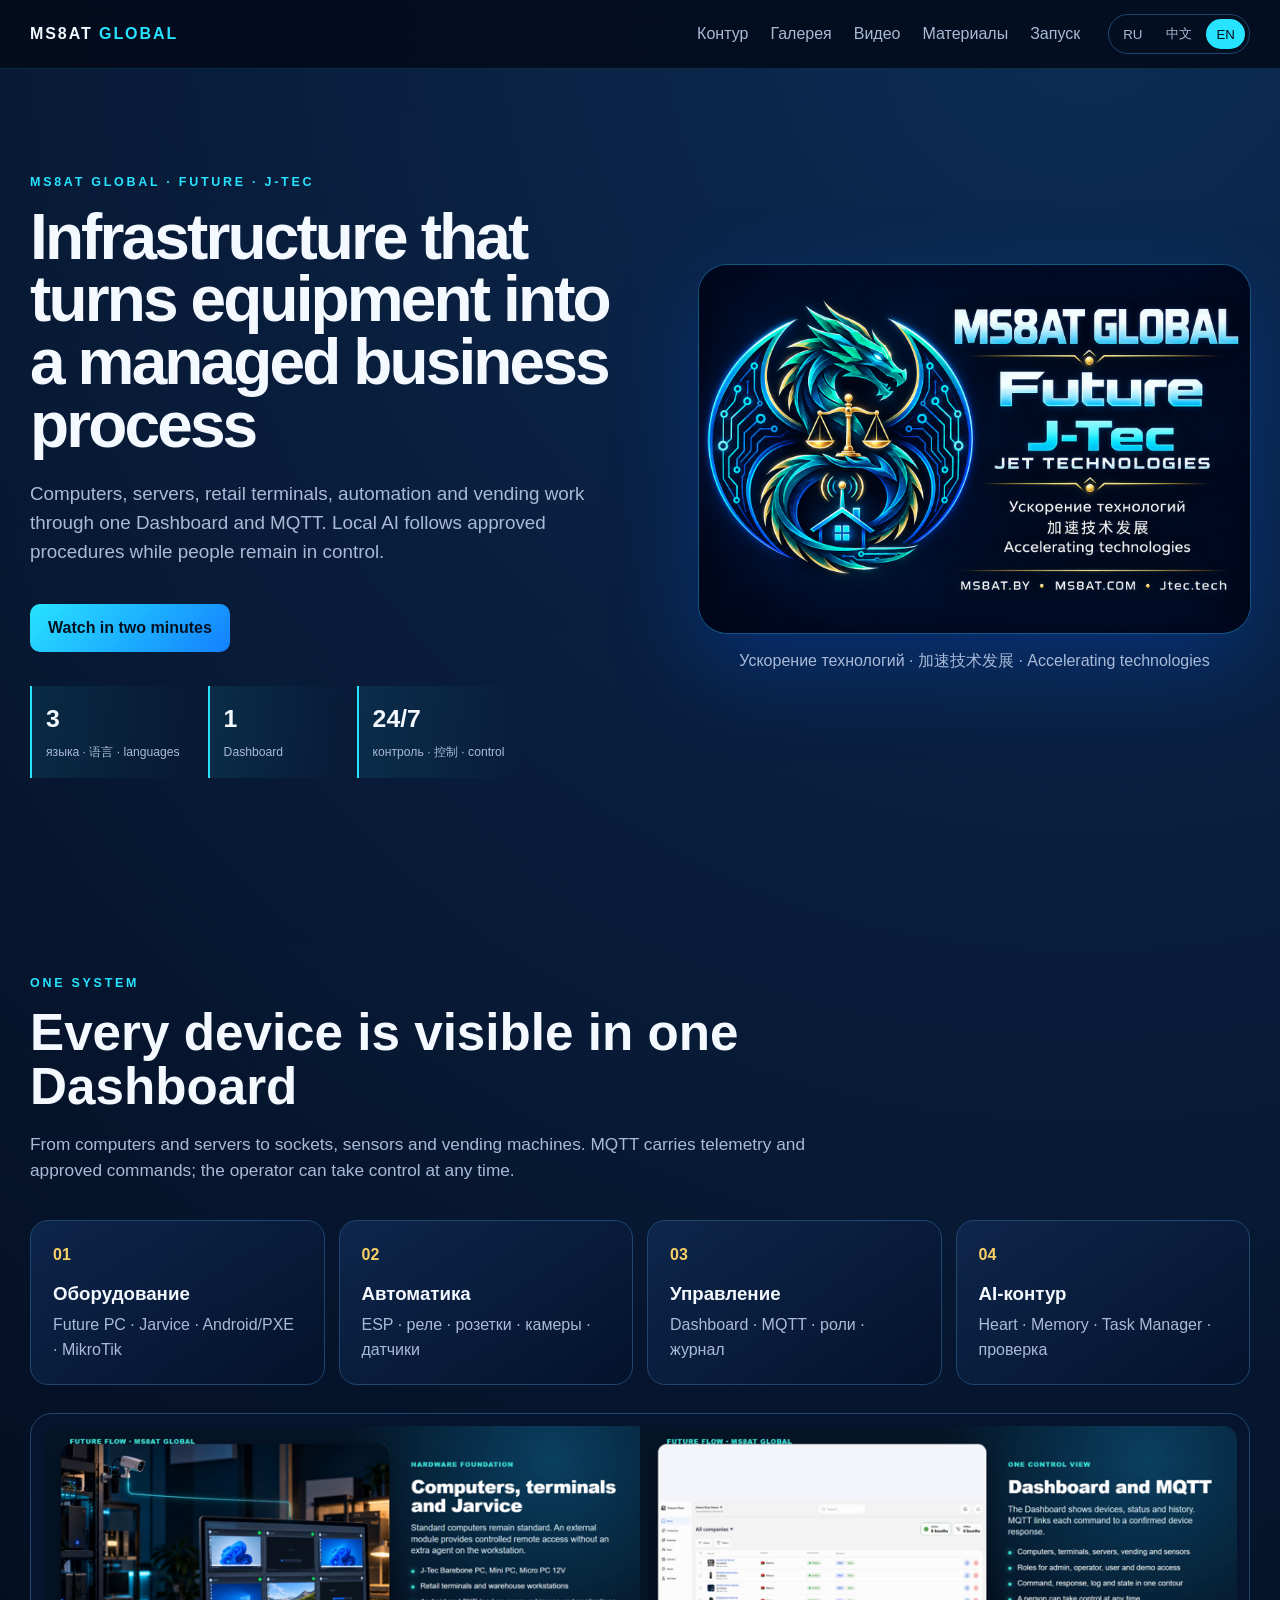
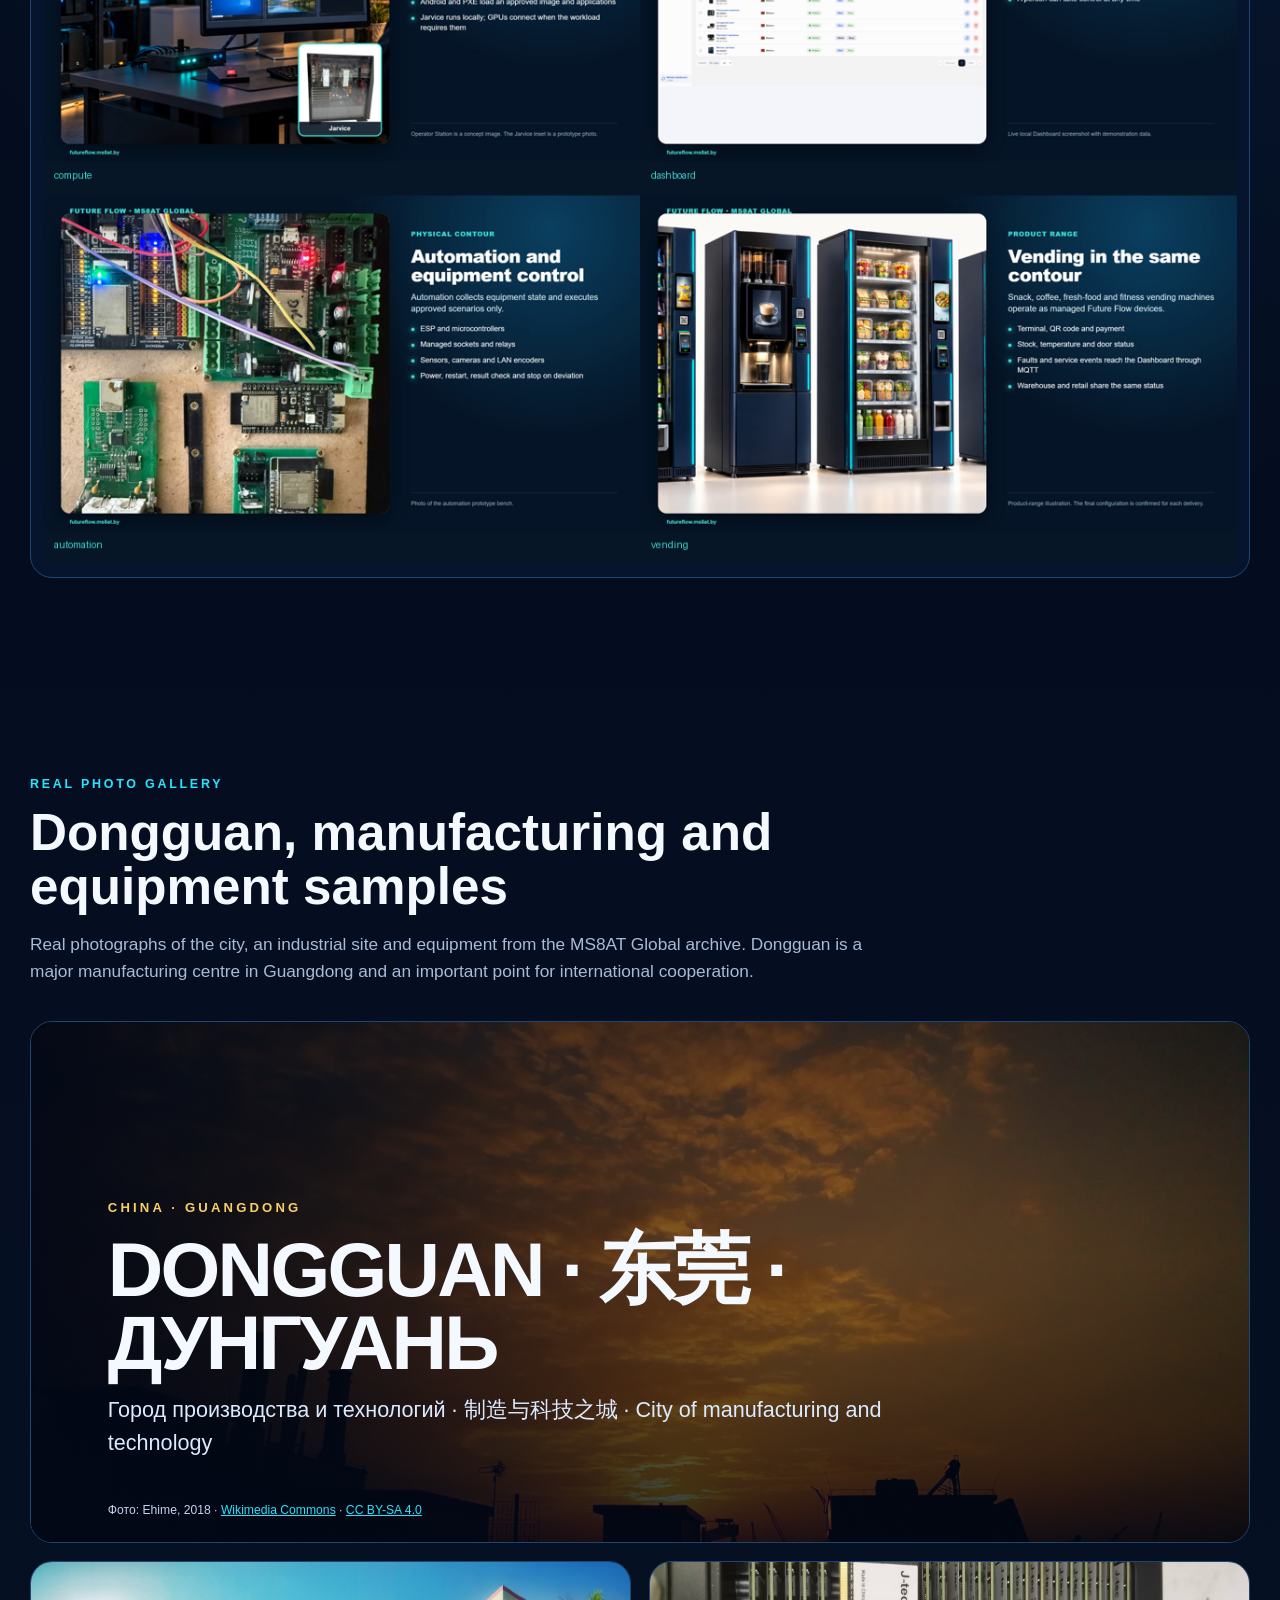
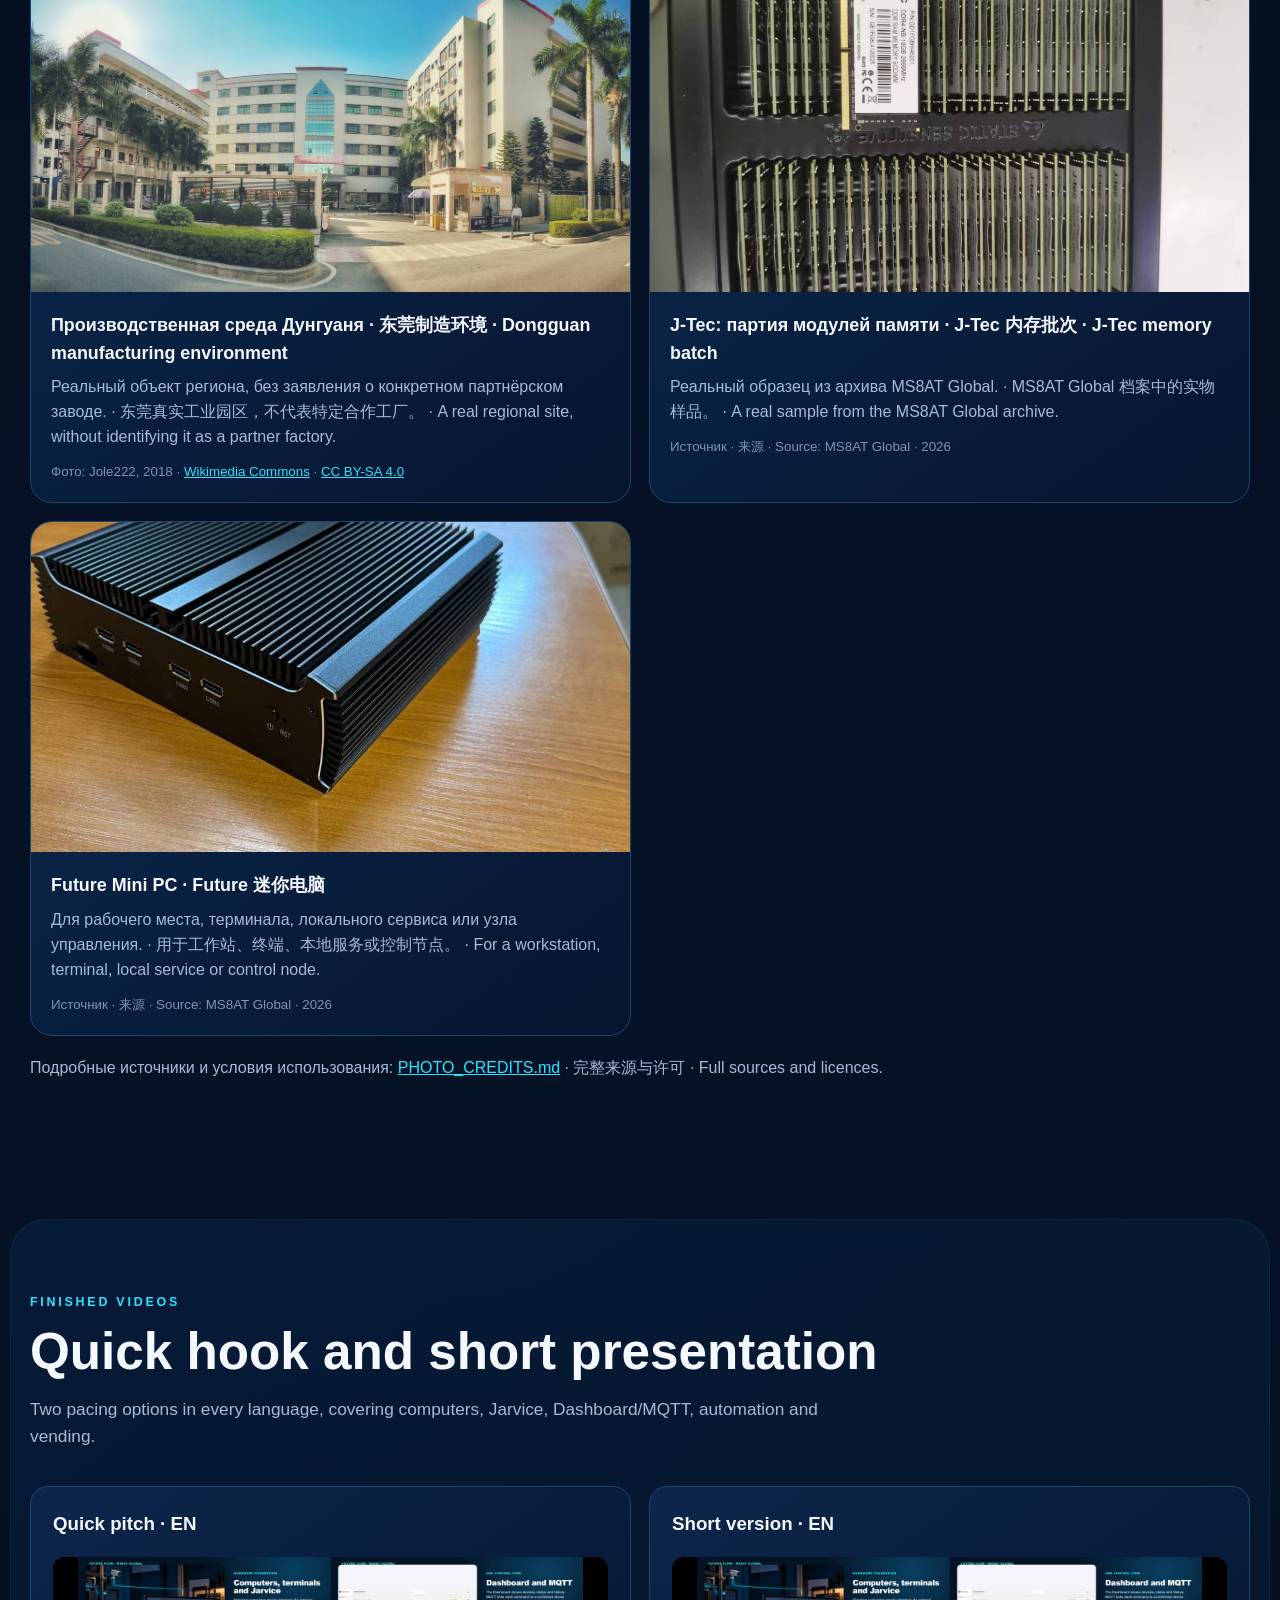
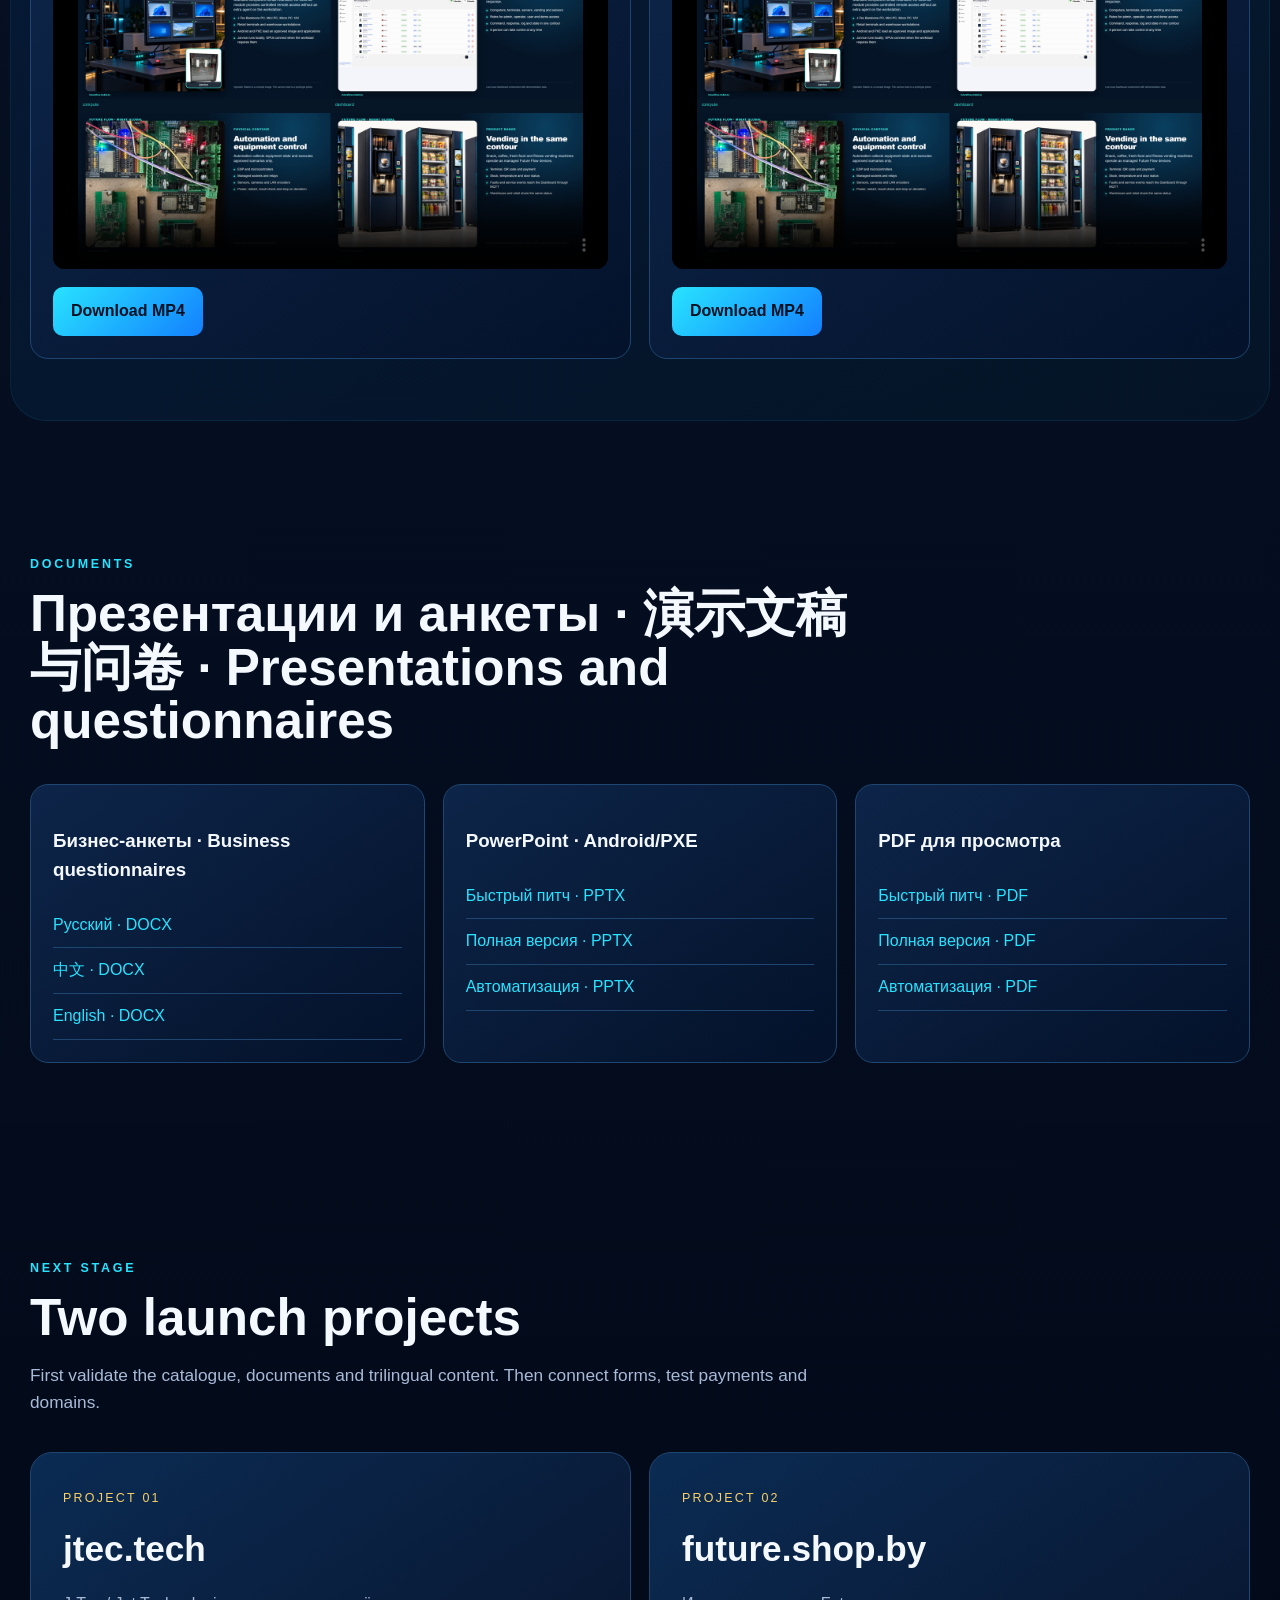
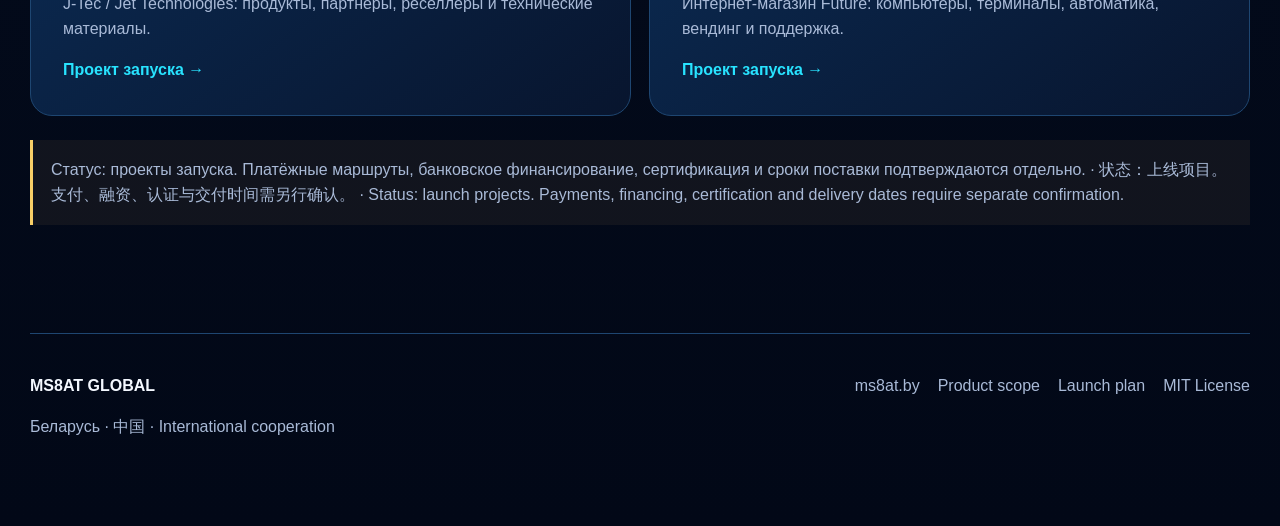
<file: index.html>
<!doctype html>
<html lang="ru" class="no-js">
<head>
  <meta charset="utf-8">
  <meta name="viewport" content="width=device-width,initial-scale=1">
  <meta name="description" content="MS8AT Global · Future Flow · J-Tec — computers, local automation, Dashboard/MQTT, Android/PXE and vending solutions.">
  <meta name="theme-color" content="#041124">
  <title>MS8AT Global · Future Flow · J-Tec</title>
  <link rel="stylesheet" href="styles.css">
  <script>document.documentElement.className='js';</script>
</head>
<body>
  <header class="topbar">
    <a class="brand" href="#top" aria-label="MS8AT Global Future Flow">MS8AT <span>GLOBAL</span></a>
    <nav aria-label="Навигация">
      <a href="#system">Контур</a><a href="#gallery">Галерея</a><a href="#videos">Видео</a><a href="#materials">Материалы</a><a href="#launch">Запуск</a>
    </nav>
    <div class="language" aria-label="Language">
      <button type="button" data-select-lang="ru" aria-pressed="true">RU</button>
      <button type="button" data-select-lang="zh" aria-pressed="false">中文</button>
      <button type="button" data-select-lang="en" aria-pressed="false">EN</button>
    </div>
  </header>

  <main id="top">
    <section class="hero section">
      <div class="hero-copy">
        <p class="eyebrow">MS8AT GLOBAL · FUTURE · J-TEC</p>
        <div data-lang="ru">
          <h1>Инфраструктура, которая превращает оборудование в управляемый бизнес-процесс</h1>
          <p class="lead">Компьютеры, серверы, торговые терминалы, автоматика и вендинг работают через единый Dashboard и MQTT. Локальный ИИ следует утверждённому сценарию, а человек сохраняет контроль.</p>
          <a class="primary" href="#videos">Посмотреть за 2 минуты</a>
        </div>
        <div data-lang="zh">
          <h1>将设备转化为可管理业务流程的基础设施</h1>
          <p class="lead">计算机、服务器、零售终端、自动化和无人售货设备通过统一的 Dashboard 与 MQTT 运行。本地 AI 遵循批准的流程，人员始终保留控制权。</p>
          <a class="primary" href="#videos">两分钟了解</a>
        </div>
        <div data-lang="en">
          <h1>Infrastructure that turns equipment into a managed business process</h1>
          <p class="lead">Computers, servers, retail terminals, automation and vending work through one Dashboard and MQTT. Local AI follows approved procedures while people remain in control.</p>
          <a class="primary" href="#videos">Watch in two minutes</a>
        </div>
        <div class="metrics" aria-label="Key points">
          <div><strong>3</strong><span>языка · 语言 · languages</span></div>
          <div><strong>1</strong><span>Dashboard</span></div>
          <div><strong>24/7</strong><span>контроль · 控制 · control</span></div>
        </div>
      </div>
      <figure class="hero-visual">
        <img src="assets/ms8at-global-future-jtec.png" alt="MS8AT Global Future J-Tec — dragon, technology, automation and balance">
        <figcaption>Ускорение технологий · 加速技术发展 · Accelerating technologies</figcaption>
      </figure>
    </section>

    <section id="system" class="section">
      <div class="section-head" data-lang="ru"><p class="eyebrow">ЕДИНЫЙ КОНТУР</p><h2>Всё оборудование видно в одном Dashboard</h2><p>От компьютера и сервера до розетки, датчика и вендингового автомата. MQTT передаёт телеметрию и только разрешённые команды; оператор может принять управление в любой момент.</p></div>
      <div class="section-head" data-lang="zh"><p class="eyebrow">统一系统</p><h2>所有设备都显示在一个 Dashboard 中</h2><p>从计算机、服务器到插座、传感器和无人售货设备。MQTT 传输遥测和获准指令，操作员可随时接管。</p></div>
      <div class="section-head" data-lang="en"><p class="eyebrow">ONE SYSTEM</p><h2>Every device is visible in one Dashboard</h2><p>From computers and servers to sockets, sensors and vending machines. MQTT carries telemetry and approved commands; the operator can take control at any time.</p></div>
      <div class="flow" aria-label="Future Flow architecture">
        <article><span>01</span><h3>Оборудование</h3><p>Future PC · Jarvice · Android/PXE · MikroTik</p></article>
        <article><span>02</span><h3>Автоматика</h3><p>ESP · реле · розетки · камеры · датчики</p></article>
        <article><span>03</span><h3>Управление</h3><p>Dashboard · MQTT · роли · журнал</p></article>
        <article><span>04</span><h3>AI-контур</h3><p>Heart · Memory · Task Manager · проверка</p></article>
      </div>
      <figure class="equipment">
        <img data-lang-image="ru" src="assets/equipment-ru.png" alt="Компьютеры, Dashboard, автоматика и вендинг Future Flow">
        <img data-lang-image="zh" src="assets/equipment-zh.png" alt="Future Flow 计算机、Dashboard、自动化和无人售货设备">
        <img data-lang-image="en" src="assets/equipment-en.png" alt="Future Flow computers, Dashboard, automation and vending">
      </figure>
    </section>

    <section id="gallery" class="section gallery-section">
      <div class="section-head" data-lang="ru"><p class="eyebrow">РЕАЛЬНАЯ ГАЛЕРЕЯ</p><h2>Дунгуань, производство и образцы оборудования</h2><p>Реальные фотографии города, промышленной площадки и оборудования из архива MS8AT Global. Дунгуань — один из производственных центров провинции Гуандун и важная точка международной кооперации.</p></div>
      <div class="section-head" data-lang="zh"><p class="eyebrow">实景图库</p><h2>东莞、制造与设备样品</h2><p>展示城市、工业园区与 MS8AT Global 设备样品的真实照片。东莞是广东省重要的制造业中心，也是国际合作的重要节点。</p></div>
      <div class="section-head" data-lang="en"><p class="eyebrow">REAL PHOTO GALLERY</p><h2>Dongguan, manufacturing and equipment samples</h2><p>Real photographs of the city, an industrial site and equipment from the MS8AT Global archive. Dongguan is a major manufacturing centre in Guangdong and an important point for international cooperation.</p></div>
      <div class="gallery-grid">
        <figure class="poster-card city-card">
          <img src="assets/gallery/dongguan-city.jpg" alt="Закат над городом Дунгуань, Китай · 东莞城市日落 · Sunset over Dongguan, China">
          <div class="poster-overlay"><span>CHINA · GUANGDONG</span><h3>DONGGUAN · 东莞 · ДУНГУАНЬ</h3><p>Город производства и технологий · 制造与科技之城 · City of manufacturing and technology</p></div>
          <figcaption>Фото: Ehime, 2018 · <a href="https://commons.wikimedia.org/wiki/File:Sunset_in_Dongguan.jpg">Wikimedia Commons</a> · <a href="https://creativecommons.org/licenses/by-sa/4.0/">CC BY-SA 4.0</a></figcaption>
        </figure>
        <figure class="photo-card factory-card">
          <img src="assets/gallery/dongguan-factory.jpg" alt="Реальный промышленный объект в Дунгуане · 东莞真实工业园区 · Real industrial site in Dongguan">
          <figcaption><strong>Производственная среда Дунгуаня · 东莞制造环境 · Dongguan manufacturing environment</strong><span>Реальный объект региона, без заявления о конкретном партнёрском заводе. · 东莞真实工业园区，不代表特定合作工厂。 · A real regional site, without identifying it as a partner factory.</span><small>Фото: Jole222, 2018 · <a href="https://commons.wikimedia.org/wiki/File:CCP_Dongguan_Factory.jpg">Wikimedia Commons</a> · <a href="https://creativecommons.org/licenses/by-sa/4.0/">CC BY-SA 4.0</a></small></figcaption>
        </figure>
        <figure class="photo-card">
          <img src="assets/gallery/jtec-memory.jpg" alt="Реальные модули памяти J-Tec · J-Tec 内存实物 · Real J-Tec memory modules">
          <figcaption><strong>J‑Tec: партия модулей памяти · J‑Tec 内存批次 · J‑Tec memory batch</strong><span>Реальный образец из архива MS8AT Global. · MS8AT Global 档案中的实物样品。 · A real sample from the MS8AT Global archive.</span><small>Источник · 来源 · Source: MS8AT Global · 2026</small></figcaption>
        </figure>
        <figure class="photo-card">
          <img src="assets/gallery/future-mini-pc.jpg" alt="Реальный мини-компьютер Future · Future 迷你电脑实物 · Real Future mini PC">
          <figcaption><strong>Future Mini PC · Future 迷你电脑</strong><span>Для рабочего места, терминала, локального сервиса или узла управления. · 用于工作站、终端、本地服务或控制节点。 · For a workstation, terminal, local service or control node.</span><small>Источник · 来源 · Source: MS8AT Global · 2026</small></figcaption>
        </figure>
      </div>
      <p class="gallery-note">Подробные источники и условия использования: <a href="docs/PHOTO_CREDITS.md">PHOTO_CREDITS.md</a> · 完整来源与许可 · Full sources and licences.</p>
    </section>

    <section id="videos" class="section alternate">
      <div class="section-head" data-lang="ru"><p class="eyebrow">ГОТОВЫЕ ВИДЕО</p><h2>Быстрый заход и короткая презентация</h2><p>Два темпа подачи на каждом языке. В кадре компьютеры, Jarvice, Dashboard/MQTT, автоматика и вендинг.</p></div>
      <div class="section-head" data-lang="zh"><p class="eyebrow">成品视频</p><h2>快速版与精简演示版</h2><p>每种语言提供两种节奏，覆盖计算机、Jarvice、Dashboard/MQTT、自动化和无人售货设备。</p></div>
      <div class="section-head" data-lang="en"><p class="eyebrow">FINISHED VIDEOS</p><h2>Quick hook and short presentation</h2><p>Two pacing options in every language, covering computers, Jarvice, Dashboard/MQTT, automation and vending.</p></div>
      <div class="video-grid">
        <article data-lang="ru"><h3>Быстрый питч · RU</h3><video controls preload="metadata" poster="assets/equipment-ru.png"><source src="media/Future_Flow_Quick_RU_20261006_v3.mp4" type="video/mp4"></video><a class="download" href="media/Future_Flow_Quick_RU_20261006_v3.mp4" download>Скачать MP4</a></article>
        <article data-lang="ru"><h3>Короткая версия · RU</h3><video controls preload="metadata" poster="assets/equipment-ru.png"><source src="media/Future_Flow_Short_RU_20261006_v3.mp4" type="video/mp4"></video><a class="download" href="media/Future_Flow_Short_RU_20261006_v3.mp4" download>Скачать MP4</a></article>
        <article data-lang="zh"><h3>快速版 · 中文</h3><video controls preload="metadata" poster="assets/equipment-zh.png"><source src="media/Future_Flow_Quick_ZH_20261006_v3.mp4" type="video/mp4"></video><a class="download" href="media/Future_Flow_Quick_ZH_20261006_v3.mp4" download>下载 MP4</a></article>
        <article data-lang="zh"><h3>精简版 · 中文</h3><video controls preload="metadata" poster="assets/equipment-zh.png"><source src="media/Future_Flow_Short_ZH_20261006_v3.mp4" type="video/mp4"></video><a class="download" href="media/Future_Flow_Short_ZH_20261006_v3.mp4" download>下载 MP4</a></article>
        <article data-lang="en"><h3>Quick pitch · EN</h3><video controls preload="metadata" poster="assets/equipment-en.png"><source src="media/Future_Flow_Quick_EN_20261006_v3.mp4" type="video/mp4"></video><a class="download" href="media/Future_Flow_Quick_EN_20261006_v3.mp4" download>Download MP4</a></article>
        <article data-lang="en"><h3>Short version · EN</h3><video controls preload="metadata" poster="assets/equipment-en.png"><source src="media/Future_Flow_Short_EN_20261006_v3.mp4" type="video/mp4"></video><a class="download" href="media/Future_Flow_Short_EN_20261006_v3.mp4" download>Download MP4</a></article>
      </div>
    </section>

    <section id="materials" class="section">
      <div class="section-head"><p class="eyebrow">DOCUMENTS</p><h2>Презентации и анкеты · 演示文稿与问卷 · Presentations and questionnaires</h2></div>
      <div class="downloads">
        <article><h3>Бизнес-анкеты · Business questionnaires</h3><a href="questionnaires/Анкета_развития_MS8AT_Global_RU_20261006.docx">Русский · DOCX</a><a href="questionnaires/MS8AT_Global_商业发展问卷_ZH_20261006.docx">中文 · DOCX</a><a href="questionnaires/MS8AT_Global_Business_Questionnaire_EN_20261006.docx">English · DOCX</a></article>
        <article><h3>PowerPoint · Android/PXE</h3><a href="presentations/Future_Flow_Быстрый_питч_Android_PXE_20261004.pptx">Быстрый питч · PPTX</a><a href="presentations/Future_Flow_Полная_презентация_Android_PXE_20261004.pptx">Полная версия · PPTX</a><a href="presentations/Future_Flow_Автоматизация_Android_PXE_20261004.pptx">Автоматизация · PPTX</a></article>
        <article><h3>PDF для просмотра</h3><a href="presentations/Future_Flow_Быстрый_питч_20261003.pdf">Быстрый питч · PDF</a><a href="presentations/Future_Flow_Полная_презентация_20261003.pdf">Полная версия · PDF</a><a href="presentations/Future_Flow_Автоматизация_складов_магазинов_20261003.pdf">Автоматизация · PDF</a></article>
      </div>
    </section>

    <section id="launch" class="section launch">
      <div class="section-head" data-lang="ru"><p class="eyebrow">СЛЕДУЮЩИЙ ЭТАП</p><h2>Два проекта запуска</h2><p>Сначала проверяем каталог, документы и трёхъязычную подачу. Затем подключаем формы, тестовую оплату и домены.</p></div>
      <div class="section-head" data-lang="zh"><p class="eyebrow">下一阶段</p><h2>两个上线项目</h2><p>先验证目录、文档和三语内容，再连接表单、测试支付和域名。</p></div>
      <div class="section-head" data-lang="en"><p class="eyebrow">NEXT STAGE</p><h2>Two launch projects</h2><p>First validate the catalogue, documents and trilingual content. Then connect forms, test payments and domains.</p></div>
      <div class="launch-grid">
        <a href="https://jtec.tech/" class="launch-card"><span>PROJECT 01</span><h3>jtec.tech</h3><p>J-Tec / Jet Technologies: продукты, партнёры, реселлеры и технические материалы.</p><strong>Проект запуска →</strong></a>
        <a href="https://future.shop.by/" class="launch-card"><span>PROJECT 02</span><h3>future.shop.by</h3><p>Интернет-магазин Future: компьютеры, терминалы, автоматика, вендинг и поддержка.</p><strong>Проект запуска →</strong></a>
      </div>
      <p class="notice">Статус: проекты запуска. Платёжные маршруты, банковское финансирование, сертификация и сроки поставки подтверждаются отдельно. · 状态：上线项目。支付、融资、认证与交付时间需另行确认。 · Status: launch projects. Payments, financing, certification and delivery dates require separate confirmation.</p>
    </section>
  </main>

  <footer>
    <div><strong>MS8AT GLOBAL</strong><p>Беларусь · 中国 · International cooperation</p></div>
    <div class="footer-links"><a href="https://ms8at.by/">ms8at.by</a><a href="docs/PRODUCT_SCOPE.md">Product scope</a><a href="docs/SITES_LAUNCH.md">Launch plan</a><a href="LICENSE">MIT License</a></div>
  </footer>
  <script src="app.js" defer></script>
</body>
</html>
</file>
<file: styles.css>
:root{--bg:#030b1b;--panel:#081832;--panel2:#0c2143;--cyan:#28e3ff;--blue:#1380ff;--gold:#f8cf67;--text:#f4f8ff;--muted:#a9bad7;--line:#1e4671;--max:1220px}*{box-sizing:border-box}html{scroll-behavior:smooth}body{margin:0;background:radial-gradient(circle at 85% 0,#0d2c55 0,transparent 30%),linear-gradient(180deg,#020817,#061226 60%,#020817);color:var(--text);font-family:Inter,Segoe UI,Arial,sans-serif;line-height:1.55}a{color:inherit}img,video{max-width:100%;display:block}.topbar{position:sticky;z-index:20;top:0;display:flex;align-items:center;gap:28px;padding:14px max(24px,calc((100vw - var(--max))/2));background:rgba(3,11,27,.88);backdrop-filter:blur(18px);border-bottom:1px solid rgba(40,227,255,.16)}.brand{text-decoration:none;font-weight:900;letter-spacing:.12em}.brand span{color:var(--cyan)}nav{display:flex;gap:22px;margin-left:auto}nav a,.footer-links a{text-decoration:none;color:var(--muted)}nav a:hover,.footer-links a:hover{color:var(--cyan)}.language{display:flex;gap:4px;padding:4px;border:1px solid var(--line);border-radius:999px}.language button{border:0;border-radius:999px;padding:6px 10px;background:transparent;color:var(--muted);cursor:pointer}.language button[aria-pressed=true]{background:var(--cyan);color:#00101c}.section{width:min(var(--max),calc(100% - 40px));margin:auto;padding:92px 0}.hero{min-height:760px;display:grid;grid-template-columns:1.05fr .95fr;align-items:center;gap:60px}.eyebrow{color:var(--cyan);font-size:.78rem;font-weight:800;letter-spacing:.22em;text-transform:uppercase}.hero h1{font-size:clamp(2.7rem,5vw,5.5rem);line-height:.98;margin:.2em 0 .35em;letter-spacing:-.045em}.lead{font-size:1.18rem;color:var(--muted);max-width:750px}.primary,.download{display:inline-flex;margin-top:18px;padding:12px 18px;border-radius:10px;text-decoration:none;font-weight:800;background:linear-gradient(135deg,var(--cyan),var(--blue));color:#001121}.hero-visual{position:relative;margin:0}.hero-visual img{border-radius:28px;box-shadow:0 0 0 1px rgba(40,227,255,.25),0 35px 90px rgba(0,91,255,.25)}.hero-visual figcaption{margin-top:16px;text-align:center;color:var(--muted)}.metrics{display:flex;gap:14px;margin-top:34px}.metrics div{min-width:135px;padding:14px;border-left:2px solid var(--cyan);background:linear-gradient(90deg,rgba(40,227,255,.09),transparent)}.metrics strong{display:block;font-size:1.55rem}.metrics span{font-size:.76rem;color:var(--muted)}.section-head{max-width:850px;margin-bottom:36px}.section-head h2{font-size:clamp(2rem,4vw,3.7rem);line-height:1.05;margin:.2em 0}.section-head p:last-child{color:var(--muted);font-size:1.08rem}.flow{display:grid;grid-template-columns:repeat(4,1fr);gap:14px}.flow article,.downloads article,.video-grid article{background:linear-gradient(145deg,rgba(14,39,77,.92),rgba(4,18,43,.92));border:1px solid var(--line);border-radius:18px;padding:22px}.flow span{color:var(--gold);font-weight:900}.flow h3{margin:.6em 0 .25em}.flow p{color:var(--muted);margin:0}.equipment{margin:28px 0 0;background:#06152d;border:1px solid var(--line);padding:12px;border-radius:22px}.equipment img{border-radius:14px}.alternate{position:relative}.alternate:before{content:"";position:absolute;inset:30px -20px;background:linear-gradient(140deg,rgba(19,128,255,.09),rgba(40,227,255,.03));border:1px solid rgba(40,227,255,.08);border-radius:36px;z-index:-1}.video-grid{display:grid;grid-template-columns:repeat(2,1fr);gap:18px}.video-grid h3{margin-top:0}.video-grid video{width:100%;aspect-ratio:16/9;border-radius:12px;background:#000}.downloads{display:grid;grid-template-columns:repeat(3,1fr);gap:18px}.downloads a{display:block;color:var(--cyan);padding:10px 0;border-bottom:1px solid var(--line);text-decoration:none}.launch-grid{display:grid;grid-template-columns:repeat(2,1fr);gap:18px}.launch-card{display:block;min-height:260px;padding:32px;border:1px solid var(--line);border-radius:22px;text-decoration:none;background:linear-gradient(145deg,#0b2b53,#08152e);transition:.25s}.launch-card:hover{transform:translateY(-5px);border-color:var(--cyan);box-shadow:0 24px 60px rgba(0,107,255,.2)}.launch-card span{color:var(--gold);font-size:.78rem;letter-spacing:.18em}.launch-card h3{font-size:2.2rem;margin:.35em 0}.launch-card p{color:var(--muted)}.launch-card strong{color:var(--cyan)}.notice{margin-top:24px;padding:18px;border-left:3px solid var(--gold);color:var(--muted);background:rgba(248,207,103,.06)}footer{width:min(var(--max),calc(100% - 40px));margin:auto;padding:40px 0 70px;display:flex;justify-content:space-between;border-top:1px solid var(--line)}footer p{color:var(--muted)}.footer-links{display:flex;flex-wrap:wrap;gap:18px}.js [data-lang]{display:none}.js [data-lang].active{display:block}.js .video-grid [data-lang].active{display:block}.js [data-lang-image]{display:none}.js [data-lang-image].active{display:block}@media(max-width:850px){.topbar nav{display:none}.topbar{gap:12px}.language{margin-left:auto}.hero{grid-template-columns:1fr;min-height:auto;padding-top:60px}.hero-visual{order:-1}.flow,.downloads{grid-template-columns:repeat(2,1fr)}.video-grid,.launch-grid{grid-template-columns:1fr}.section{padding:65px 0}.hero h1{font-size:2.75rem}}@media(max-width:560px){.flow,.downloads{grid-template-columns:1fr}.metrics{flex-wrap:wrap}.topbar{padding:12px 16px}.brand{font-size:.82rem}footer{display:block}.footer-links{margin-top:22px}}

.gallery-section{position:relative}.gallery-grid{display:grid;grid-template-columns:repeat(2,minmax(0,1fr));gap:18px}.gallery-grid figure{margin:0;overflow:hidden;border:1px solid var(--line);border-radius:22px;background:linear-gradient(145deg,#0b2b53,#08152e)}.gallery-grid img{width:100%;height:330px;object-fit:cover}.poster-card{position:relative;grid-column:1/-1;min-height:520px}.poster-card img{height:520px}.poster-card:after{content:"";position:absolute;inset:0;background:linear-gradient(90deg,rgba(2,8,23,.9) 0,rgba(2,8,23,.32) 60%,rgba(2,8,23,.08)),linear-gradient(0deg,rgba(2,8,23,.72),transparent 55%);pointer-events:none}.poster-overlay{position:absolute;z-index:2;left:clamp(24px,6vw,78px);bottom:82px;max-width:800px}.poster-overlay span{color:var(--gold);font-size:.82rem;font-weight:900;letter-spacing:.24em}.poster-overlay h3{font-size:clamp(2.4rem,6vw,5.6rem);line-height:.95;letter-spacing:-.035em;margin:.18em 0}.poster-overlay p{font-size:clamp(1rem,2vw,1.35rem);color:#dbeaff;margin:0}.poster-card>figcaption{position:absolute;z-index:2;left:clamp(24px,6vw,78px);right:28px;bottom:22px;color:#c5d4ed;font-size:.76rem}.poster-card a,.gallery-note a,.photo-card a{color:var(--cyan)}.photo-card img{transition:transform .4s ease}.photo-card:hover img{transform:scale(1.025)}.photo-card figcaption{padding:20px}.photo-card figcaption strong,.photo-card figcaption span,.photo-card figcaption small{display:block}.photo-card figcaption strong{font-size:1.12rem}.photo-card figcaption span{color:var(--muted);margin-top:8px}.photo-card figcaption small{color:#7f94b5;margin-top:12px}.gallery-note{margin-top:20px;color:var(--muted)}@media(max-width:850px){.gallery-grid{grid-template-columns:1fr}.poster-card{grid-column:auto;min-height:440px}.poster-card img{height:440px}.gallery-grid img{height:280px}.poster-overlay{bottom:92px}}@media(max-width:560px){.poster-card{min-height:420px}.poster-card img{height:420px}.poster-overlay h3{font-size:2.25rem}.poster-overlay{left:20px;right:20px}.poster-card>figcaption{left:20px;right:20px}}
</file>
